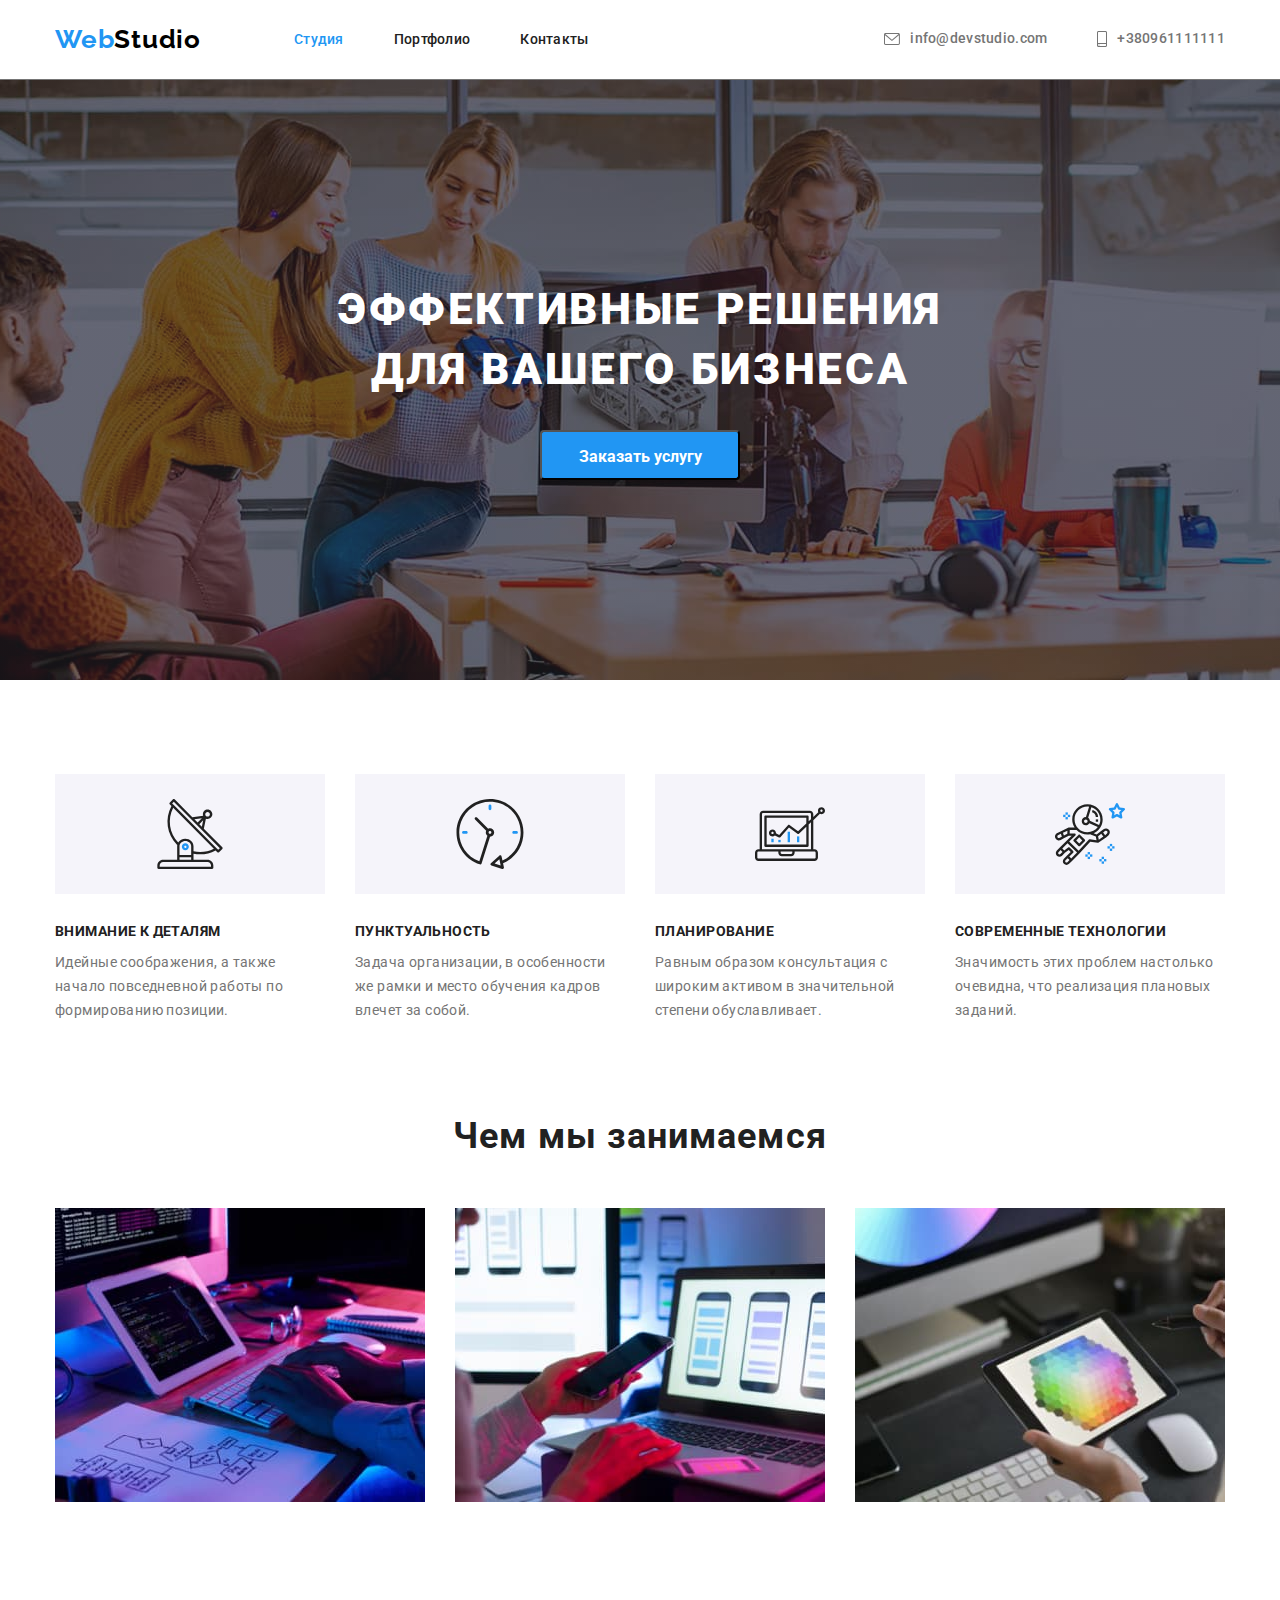
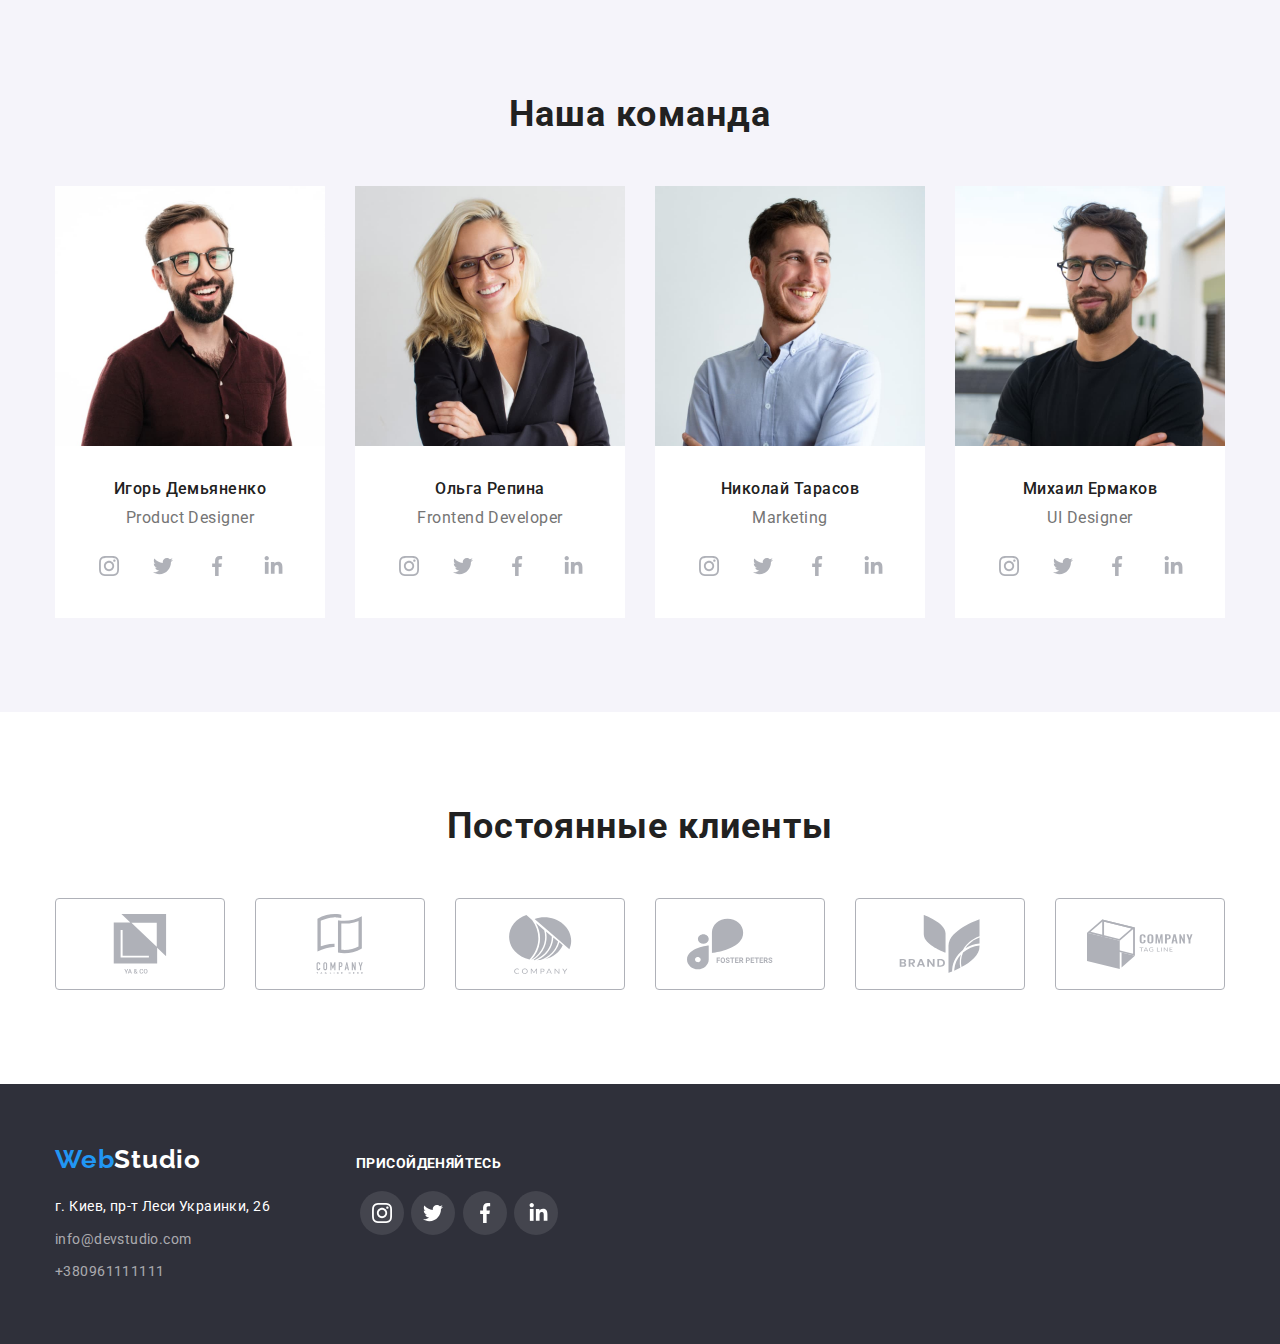
<file: index.html>
<!DOCTYPE html>
<html lang="ru">
<head>
    <meta charset="UTF-8">
    <meta http-equiv="X-UA-Compatible" content="IE=edge">
    <meta name="viewport" content="width=device-width, initial-scale=1.0">
    <title>Document</title>
    <link rel="preconnect" href="https://fonts.gstatic.com">
    <link href="https://fonts.googleapis.com/css2?family=Raleway:wght@700&family=Roboto:wght@400;500;700;900&display=swap" rel="stylesheet">
    <link rel="stylesheet" href="https://cdnjs.cloudflare.com/ajax/libs/modern-normalize/1.0.0/modern-normalize.min.css">
    <link rel="stylesheet" href="./css/style.css">
</head>
<body>
    <header>
        <div class="container mainNav">
            <a class="logotype" href="#"><span class="logo">Web</span>Studio</a>
            <nav>
                <ul class="navlist">
                    <li class="item"><a href="#"><span class="active">Студия</span></a></li>
                    <li class="item"><a href="./portfolio.html">Портфолио</a></li>
                    <li class="item"><a href="#contacts">Контакты</a></li>
                </ul>
            </nav>
                <ul class="navlist navContact">
                    <li class="item"><a class="contactsHeader" href="mailto:info@devstudio.com">
                        <svg class="iconMail" width="16" height="12">
                            <use href="./images/icons.svg#icon-envelope"></use>
                        </svg>
                        info@devstudio.com</a></li>
                    <li class="item"><a class="contactsHeader" href="tel:+380961111111">
                        <svg class="iconPhone" width="10" height="16">
                            <use href="./images/icons.svg#icon-smartphone"></use>
                        </svg>
                        +380961111111</a></li>
                </ul>
        </div>
    </header>
    <main>
        <section class="hero">
            <div class="container">
                <h1>Эффективные решения</br>для вашего бизнеса</h1>
                <button type="button" class="button">Заказать услугу</button>
            </div>
        </section>
        <section class="benefits">
            <div class="container">
                <!--<h2></h2>-->
                <ul class="benefitslist">
                    <li class="item iconAdvantage">
                        <h3 class="benefit">Внимание к деталям</h3>
                        <p class="benefitDescription">Идейные соображения, а также начало повседневной работы по формированию позиции.</p>
                    </li>
                    <li class="item iconAdvantage">
                        <h3 class="benefit">Пунктуальность</h3>
                        <p class="benefitDescription">Задача организации, в особенности же рамки и место обучения кадров влечет за собой.</p>
                    </li>
                    <li class="item iconAdvantage">
                        <h3 class="benefit">Планирование</h3>
                        <p class="benefitDescription">Равным образом консультация с широким активом в значительной степени обуславливает.</p>
                    </li>
                    <li class="item iconAdvantage">
                        <h3 class="benefit">Современные технологии</h3>
                        <p class="benefitDescription">Значимость этих проблем настолько очевидна, что реализация плановых заданий.</p>
                    </li>
                </ul>
            </div>
        </section>
        <section class="benefits benefits2">
            <div class="container">
                <h2>Чем мы занимаемся</h2>
                <ul class="images">
                    <li class="image"><img src="./images/img.jpg" alt="Мужчина, печатающий на клавиатуре" width="370"></li>
                    <li class="image"><img src="./images/box2.jpg" alt="Девушка с телефоном за ноутбуком" width="370"></li>
                    <li class="image"><img src="./images/box3.jpg" alt="Планшет" width="370"></li>
                </ul>
            </div>
        </section>
        <section class="our_team">
            <div class="container">
                <h2>Наша команда</h2>
                <ul class="team">
                    <li class="human">
                        <img src="./images/product_designer.jpg" alt="Игорь Демьяненко, Product Designer" width="270">
                        <div class="namePosition">
                            <h3 class="name">Игорь Демьяненко</h3>
                            <p class="position" lang="en">Product Designer</p>
                            <ul class="iconsTeam">
                                <li>
                                    <a href="#" class="iconsHuman">
                                        <svg class="iconSocial">
                                            <use href="./images/icons.svg#icon-instagram-2" width="20" height="20"></use>
                                        </svg>
                                    </a>
                                </li>
                                <li>
                                    <a href="#" class="iconsHuman">
                                        <svg class="iconSocial">
                                            <use href="./images/icons.svg#icon-twitter-1" width="20" height="20"></use>
                                        </svg>
                                    </a>
                                </li>
                                <li>
                                    <a href="#" class="iconsHuman">
                                        <svg class="iconSocial">
                                            <use href="./images/icons.svg#icon-facebook-1" width="20" height="20"></use>
                                        </svg>
                                    </a>
                                </li>
                                <li>
                                    <a href="#" class="iconsHuman">
                                        <svg class="iconSocial linkedin">
                                            <use href="./images/icons.svg#icon-linkedin-1"></use>
                                        </svg>
                                    </a>
                                </li>
                            </ul>
                        </div>
                    </li>
                    <li class="human">
                        <img src="./images/frontend_developer.jpg" alt="Ольга Репина, Frontend Developer" width="270">
                        <div class="namePosition">
                            <h3 class="name">Ольга Репина</h3>
                            <p class="position" lang="en">Frontend Developer</p>
                            <ul class="iconsTeam">
                                <li>
                                    <a href="#" class="iconsHuman">
                                        <svg class="iconSocial">
                                            <use href="./images/icons.svg#icon-instagram-2" width="20" height="20"></use>
                                        </svg>
                                    </a>
                                </li>
                                <li>
                                    <a href="#" class="iconsHuman">
                                        <svg class="iconSocial">
                                            <use href="./images/icons.svg#icon-twitter-1" width="20" height="20"></use>
                                        </svg>
                                    </a>
                                </li>
                                <li>
                                    <a href="#" class="iconsHuman">
                                        <svg class="iconSocial">
                                            <use href="./images/icons.svg#icon-facebook-1" width="20" height="20"></use>
                                        </svg>
                                    </a>
                                </li>
                                <li>
                                    <a href="#" class="iconsHuman">
                                        <svg class="iconSocial linkedin">
                                            <use href="./images/icons.svg#icon-linkedin-1"></use>
                                        </svg>
                                    </a>
                                </li>
                            </ul>
                        </div>
                    </li>
                    <li class="human">
                        <img src="./images/marketing.jpg" alt="Николай Тарасов, Marketing" width="270">
                        <div class="namePosition">
                            <h3 class="name">Николай Тарасов</h3>
                            <p class="position" lang="en">Marketing</p>
                            <ul class="iconsTeam">
                                <li>
                                    <a href="#" class="iconsHuman">
                                        <svg class="iconSocial">
                                            <use href="./images/icons.svg#icon-instagram-2" width="20" height="20"></use>
                                        </svg>
                                    </a>
                                </li>
                                <li>
                                    <a href="#" class="iconsHuman">
                                        <svg class="iconSocial">
                                            <use href="./images/icons.svg#icon-twitter-1" width="20" height="20"></use>
                                        </svg>
                                    </a>
                                </li>
                                <li>
                                    <a href="#" class="iconsHuman">
                                        <svg class="iconSocial">
                                            <use href="./images/icons.svg#icon-facebook-1" width="20" height="20"></use>
                                        </svg>
                                    </a>
                                </li>
                                <li>
                                    <a href="#" class="iconsHuman">
                                        <svg class="iconSocial linkedin">
                                            <use href="./images/icons.svg#icon-linkedin-1"></use>
                                        </svg>
                                    </a>
                                </li>
                            </ul>
                        </div>
                    </li>
                    <li class="human">
                        <img src="./images/ui_designer.jpg" alt="Михаил Ермаков, UI Designer" width="270">
                        <div class="namePosition">
                            <h3 class="name">Михаил Ермаков</h3>
                            <p class="position" lang="en">UI Designer</p>
                            <ul class="iconsTeam">
                                <li>
                                    <a href="#" class="iconsHuman">
                                        <svg class="iconSocial">
                                            <use href="./images/icons.svg#icon-instagram-2" width="20" height="20"></use>
                                        </svg>
                                    </a>
                                </li>
                                <li>
                                    <a href="#" class="iconsHuman">
                                        <svg class="iconSocial">
                                            <use href="./images/icons.svg#icon-twitter-1" width="20" height="20"></use>
                                        </svg>
                                    </a>
                                </li>
                                <li>
                                    <a href="#" class="iconsHuman">
                                        <svg class="iconSocial">
                                            <use href="./images/icons.svg#icon-facebook-1" width="20" height="20"></use>
                                        </svg>
                                    </a>
                                </li>
                                <li>
                                    <a href="#" class="iconsHuman">
                                        <svg class="iconSocial linkedin">
                                            <use href="./images/icons.svg#icon-linkedin-1"></use>
                                        </svg>
                                    </a>
                                </li>
                            </ul>
                        </div>
                    </li>
                </ul>
            </div>
        </section>
        <section class="customers">
            <div class="container">
                <h2>Постоянные клиенты</h2>
                <ul class="our_clients">
                    <li>
                        <a href="#" class="client">
                            <svg class="company">
                                <use href="./images/icons.svg#icon-Union" width="106" height="60"></use>
                            </svg>
                        </a>
                    </li>
                    <li>
                        <a href="#" class="client">
                            <svg class="company">
                                <use href="./images/icons.svg#icon-group" width="106" height="60"></use>
                            </svg>
                        </a>
                    </li>
                    <li>
                        <a href="#" class="client">
                            <svg class="company">
                                <use href="./images/icons.svg#icon-Object" width="106" height="60"></use>
                            </svg>
                        </a>
                    </li>
                    <li>
                        <a href="#" class="client">
                            <svg class="company">
                                <use href="./images/icons.svg#icon-group-1" width="106" height="60"></use>
                            </svg>
                        </a>
                    </li>
                    <li>
                        <a href="#" class="client">
                            <svg class="company">
                                <use href="./images/icons.svg#icon-group-2" width="106" height="60"></use>
                            </svg>
                        </a>
                    </li>
                    <li>
                        <a href="#" class="client">
                            <svg class="company">
                                <use href="./images/icons.svg#icon-group-3" width="106" height="60"></use>
                            </svg>
                        </a>
                    </li>
                </ul>
            </div>
        </section>
    </main>
    <footer class="footer">
        <div id ="contacts" class="container containerFooter">
            <div class="address2">
                <a class="logotypeFooter" href="#"><span class="logo">Web</span>Studio</a>
                <address>
                    <p class="address">г. Киев, пр-т Леси Украинки, 26</p>
                </address>
                <ul class="contacts">
                    <li><a href="mailto:info@devstudio.com">info@devstudio.com</a></li>
                    <li><a href="tel:+380961111111">+380961111111</a></li>
                </ul>
            </div>
            <div class="you_are_welcome">
                <h3 class="welcome">присойденяйтесь</h3>
                <ul class="actions fut">
                    <li>
                        <a href="#" class="iconsHuman iconsHuman2">
                            <svg class="iconSocial">
                                <use href="./images/icons.svg#icon-instagram-2" width="20" height="20"></use>
                            </svg>
                        </a>
                    </li>
                    <li>
                        <a href="#" class="iconsHuman iconsHuman2">
                            <svg class="iconSocial">
                                <use href="./images/icons.svg#icon-twitter-1" width="20" height="20"></use>
                            </svg>
                        </a>
                    </li>
                    <li>
                        <a href="#" class="iconsHuman iconsHuman2">
                            <svg class="iconSocial">
                                <use href="./images/icons.svg#icon-facebook-1" width="20" height="20"></use>
                            </svg>
                        </a>
                    </li>
                    <li>
                        <a href="#" class="iconsHuman iconsHuman2">
                            <svg class="iconSocial linkedin">
                                <use href="./images/icons.svg#icon-linkedin-1"></use>
                            </svg>
                        </a>
                    </li>
                </ul>
            </div>
        </div>
    </footer>
</body>
</html>
</file>
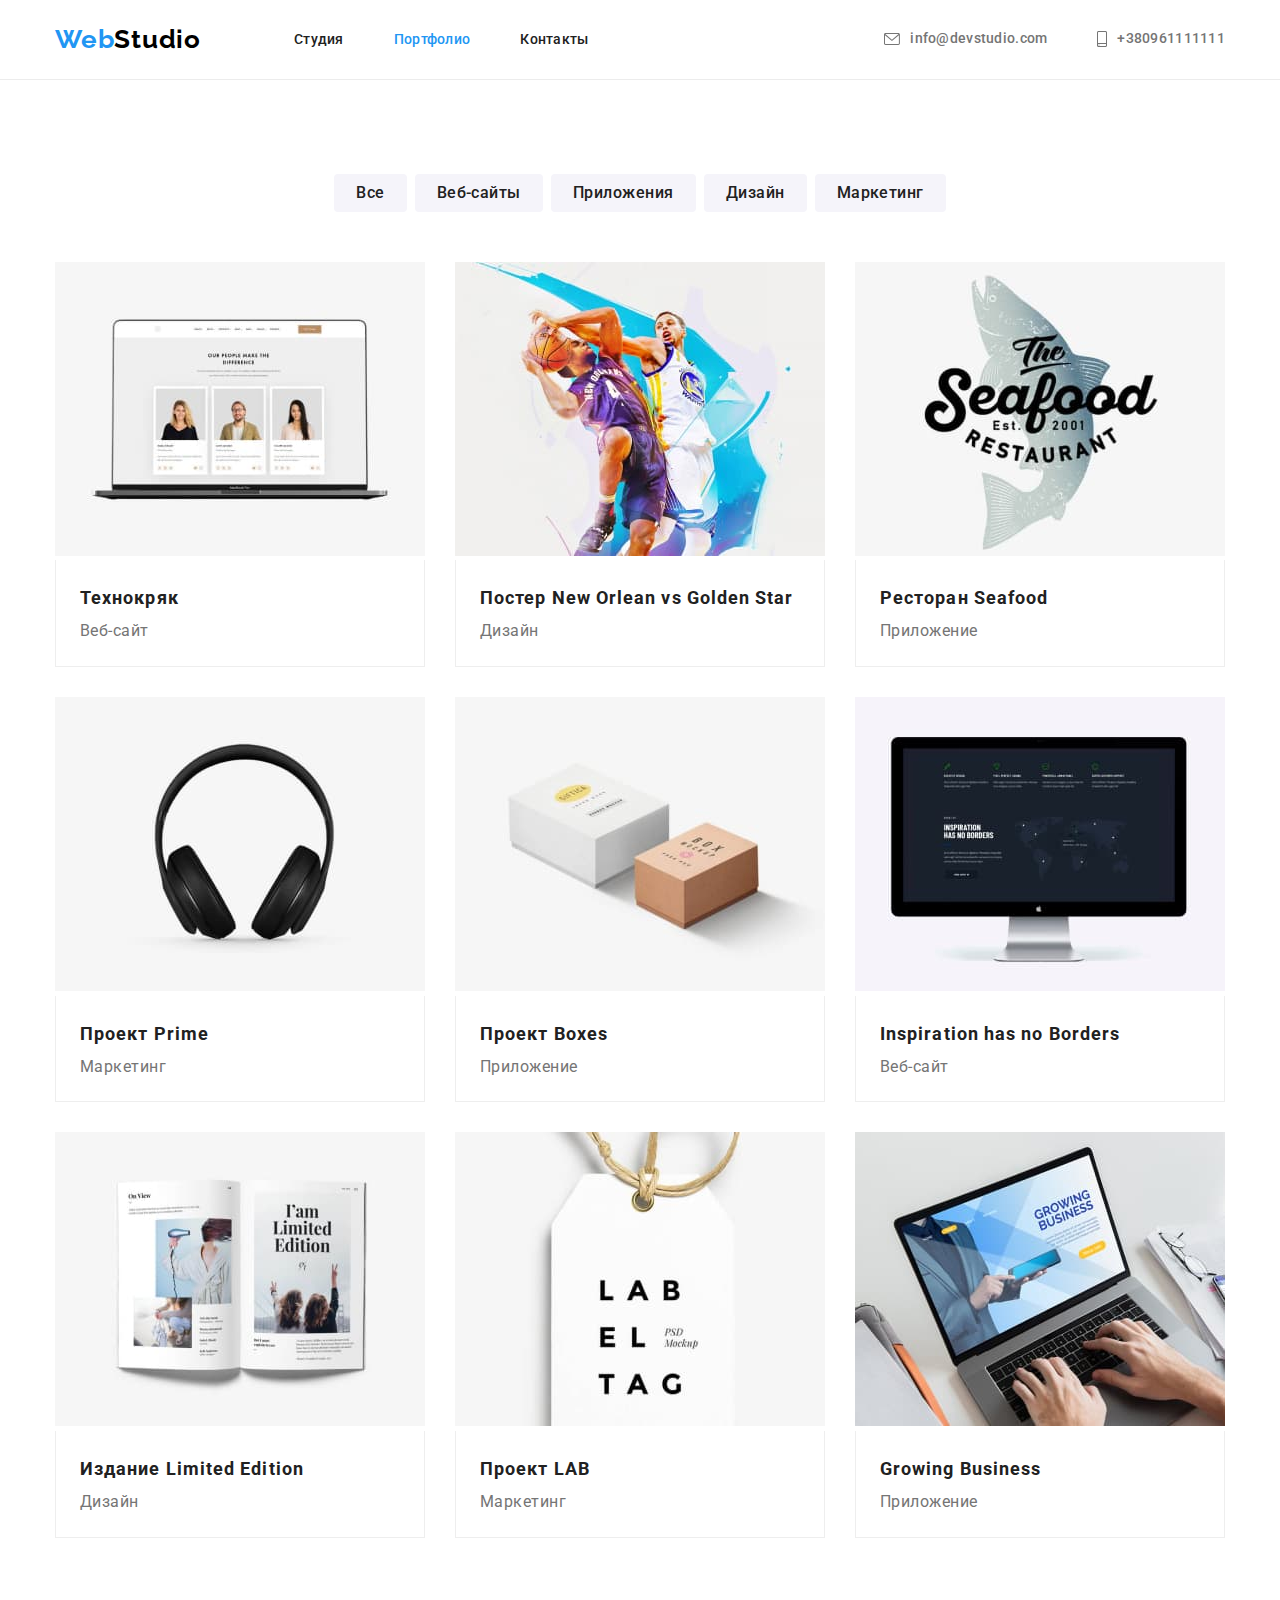
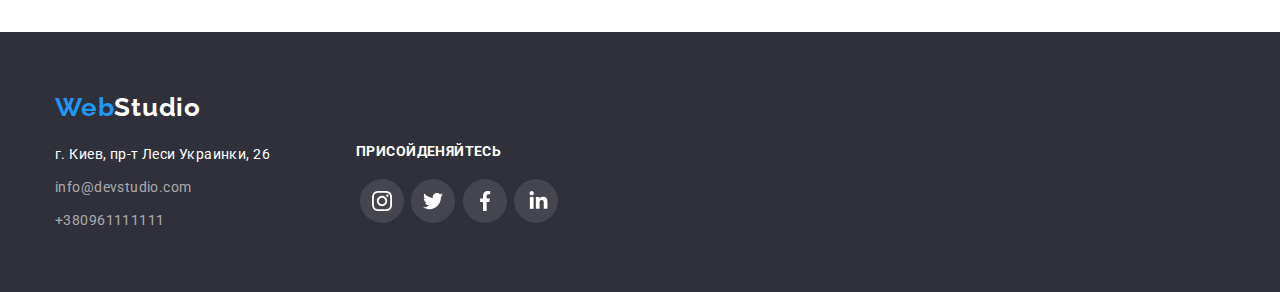
<file: portfolio.html>
<!DOCTYPE html>
<html lang="ru">
<head>
    <meta charset="UTF-8">
    <meta http-equiv="X-UA-Compatible" content="IE=edge">
    <meta name="viewport" content="width=device-width, initial-scale=1.0">
    <title>Document</title>
    <link rel="preconnect" href="https://fonts.gstatic.com">
    <link href="https://fonts.googleapis.com/css2?family=Raleway:wght@700&family=Roboto:wght@400;500;700;900&display=swap" rel="stylesheet">
    <link rel="stylesheet" href="https://cdnjs.cloudflare.com/ajax/libs/modern-normalize/1.0.0/modern-normalize.min.css">
    <link rel="stylesheet" href="./css/style.css">
</head>
<body>
    <header class="headerPortfolio">
        <div class="container mainNav">
            <a class="logotype" href="#"><span class="logo">Web</span>Studio</a>
            <nav>
                <ul class="navlist">
                    <li class="item"><a href="./index.html">Студия</a></li>
                    <li class="item"><a href="#"><span class="active">Портфолио</span></a></li>
                    <li class="item"><a href="#contacts">Контакты</a></li>
                </ul>
            </nav>
                <ul class="navlist navContact">
                    <li class="item"><a class="contactsHeader" href="mailto:info@devstudio.com">
                        <svg class="iconMail" width="16" height="12">
                            <use href="./images/icons.svg#icon-envelope"></use>
                        </svg>
                        info@devstudio.com</a></li>
                    <li class="item"><a class="contactsHeader" href="tel:+380961111111">
                        <svg class="iconPhone" width="10" height="16">
                            <use href="./images/icons.svg#icon-smartphone"></use>
                        </svg>
                        +380961111111</a></li>
                </ul>
        </div>
    </header>
    <main>
        <section class="menu">
            <div class="container">
                <div class="navButtons">
                    <ul class="buttons">
                        <li><button class="button_portfolio" type="button">Все</button></li>
                        <li><button class="button_portfolio" type="button">Веб-сайты</button></li>
                        <li><button class="button_portfolio" type="button">Приложения</button></li>
                        <li><button class="button_portfolio" type="button">Дизайн</button></li>
                        <li><button class="button_portfolio" type="button">Маркетинг</button></li>
                    </ul>
                </div>
                <!--<h1></h1-->
                <ul class="gallery">
                    <li class="galleryElement">
                        <a href="#">
                            <img src="./images/technocryk.jpg" alt="Технокряк" width="370">
                            <div class="nameDescription">
                                <h2 class="name_portfolio">Технокряк</h2>
                                <p class="description_portfolio">Веб-сайт</p>
                            </div>
                        </a>
                    </li>
                    <li class="galleryElement">
                        <a href="#">
                            <img src="./images/poster.jpg" alt="Постер New Orlean vs Golden Star" width="370">
                            <div class="nameDescription">
                                <h2 class="name_portfolio">Постер New Orlean vs Golden Star</h2>
                                <p class="description_portfolio">Дизайн</p>
                            </div>
                        </a>
                    </li>
                    <li class="galleryElement">
                        <a href="#">
                            <img src="./images/seafood.jpg" alt="Ресторан Seafood" width="370">
                            <div class="nameDescription">
                                <h2 class="name_portfolio">Ресторан Seafood</h2>
                                <p class="description_portfolio">Приложение</p>
                            </div>
                        </a>
                    </li>
                    <li class="galleryElement">
                        <a href="#">
                            <img src="./images/prime.jpg" alt="Проект Prime" width="370">
                            <div class="nameDescription">
                                <h2 class="name_portfolio">Проект Prime</h2>
                                <p class="description_portfolio">Маркетинг</p>
                            </div>
                        </a>
                    </li>
                    <li class="galleryElement">
                        <a href="#">
                            <img src="./images/boxes.jpg" alt="Проект Boxes" width="370">
                            <div class="nameDescription">
                                <h2 class="name_portfolio">Проект Boxes</h2>
                                <p class="description_portfolio">Приложение</p>
                            </div>
                        </a>
                    </li>
                    <li class="galleryElement">
                        <a href="#">
                            <img src="./images/inspiration_has_no_borders.jpg" alt="Inspiration has no Borders" width="370">
                            <div class="nameDescription">
                                <h2 class="name_portfolio">Inspiration has no Borders</h2>
                                <p class="description_portfolio">Веб-сайт</p>
                            </div>
                        </a>
                    </li>
                    <li class="galleryElement">
                        <a href="#">
                            <img src="./images/limited_edition.jpg" alt="Издание Limited Edition" width="370">
                            <div class="nameDescription">
                                <h2 class="name_portfolio">Издание Limited Edition</h2>
                                <p class="description_portfolio">Дизайн</p>
                            </div>
                        </a>
                    </li>
                    <li class="galleryElement">
                        <a href="#">
                            <img src="./images/lab.jpg" alt="Проект LAB" width="370">
                            <div class="nameDescription">
                                <h2 class="name_portfolio">Проект LAB</h2>
                                <p class="description_portfolio">Маркетинг</p>
                            </div>
                        </a>
                    </li>
                    <li class="galleryElement">
                        <a href="#">
                            <img src="./images/growing_business.jpg" alt="Growing Business" width="370">
                            <div class="nameDescription">
                                <h2 class="name_portfolio">Growing Business</h2>
                                <p class="description_portfolio">Приложение</p>
                            </div>
                        </a>
                    </li>
                </ul>
            </div>
        </section>
    </main>
    <footer class="footer">
        <div id ="contacts" class="container">
            <a class="logotypeFooter" href="#"><span class="logo">Web</span>Studio</a>
            <div class="column">
                <div class="address2">
                    <address>
                        <p class="address">г. Киев, пр-т Леси Украинки, 26</p>
                    </address>
                    <ul class="contacts">
                        <li><a href="mailto:info@devstudio.com">info@devstudio.com</a></li>
                        <li><a href="tel:+380961111111">+380961111111</a></li>
                    </ul>
                </div>
                <div class="you_are_welcome">
                    <h3 class="welcome">присойденяйтесь</h3>
                    <ul class="actions fut">
                        <li>
                            <a href="#" class="iconsHuman iconsHuman2">
                                <svg class="iconSocial">
                                    <use href="./images/icons.svg#icon-instagram-2" width="20" height="20"></use>
                                </svg>
                            </a>
                        </li>
                        <li>
                            <a href="#" class="iconsHuman iconsHuman2">
                                <svg class="iconSocial">
                                    <use href="./images/icons.svg#icon-twitter-1" width="20" height="20"></use>
                                </svg>
                            </a>
                        </li>
                        <li>
                            <a href="#" class="iconsHuman iconsHuman2">
                                <svg class="iconSocial">
                                    <use href="./images/icons.svg#icon-facebook-1" width="20" height="20"></use>
                                </svg>
                            </a>
                        </li>
                        <li>
                            <a href="#" class="iconsHuman iconsHuman2">
                                <svg class="iconSocial linkedin">
                                    <use href="./images/icons.svg#icon-linkedin-1"></use>
                                </svg>
                            </a>
                        </li>
                    </ul>
                </div>
            </div>
        </div>
    </footer>
</body>
</html>
</file>
<file: css/style.css>
/*VARIABLES*/
:root{
    --white-color: #FFFFFF;
    --blue-color: #2196F3;
    --black-color: #000000;
    --gray-color: #212121;
    --dark-gray-color: #2F303A;
    --light-gray-color: #757575;
    --border-color: #ECECEC;
    --portfolio-color: #EEEEEE;
    --background-color: rgba(47, 48, 58, 0.4);
    --background: #F5F4FA;
    --item-color:  #AFB1B8;
    --main-font: 'Roboto', sans-serif;
    --accent-font: 'Raleway', sans-serif;
}

body{
    font-family: var(--main-font);
    font-style: normal;
    font-weight: normal;
    color: var(--light-gray-color);
}

*,
::after,
::before{
    box-sizing: border-box;
    margin: 0;
    padding: 0;
}

ul{
    list-style: none;
}

a{
    text-decoration: none;
}

header{
    padding-top: 24px;
    padding-bottom: 24px;
    border-bottom: 1px solid;
}

.container{
    width: 1200px;
    margin: 0 auto;
    padding: 0 15px;
}

/*HEADER SECTION*/

.logotype{
    color: var(--black-color);
    font-family: var(--accent-font);
    font-weight: bold;
    font-size: 26px;
    line-height: 1.19;
    letter-spacing: 0.03em;
    margin-right: 93px;
}

.logo{
    color: var(--blue-color);
}

a{
    color: inherit;
}

.mainNav{
    display: flex;
    align-items: center;
}

.navlist{
    display: inline-block;
    display: flex;
}

.navContact{
    margin-left: auto;
}


.navlist li:not(:last-child){
    margin-right: 50px;
}


.navlist a{
    color: var(--gray-color);
    font-size: 14px;
    font-weight: 500;
    line-height: 1.14;
    letter-spacing: 0.02em;
}

.navlist a:hover{
    color: var(--blue-color)
}

.navlist a:focus{
    color: var(--blue-color)
}

.navlist .contactsHeader{
    color: var(--light-gray-color);
}

.contactsHeader{
    display: flex;
    align-items: center;
}

.active{
    color: var(--blue-color);
}

.iconMail,
.iconPhone{
    fill: currentColor;
    margin-right: 10px;
}

/*MAIN SECTION*/

.hero{
    background-color: var(--dark-gray-color);
    background-image: linear-gradient(to right, var(--background-color), var(--background-color)),url('../images/header.jpg');
    background-repeat: no-repeat;
    background-size: cover;
    background-position: center;
    min-height: 600px;
    max-width: 1600px;
    margin-left: auto;
    margin-right: auto;
    text-align: center;
    padding: 200px 0;
}

h1{
    color: var(--white-color);
    font-weight: 900;
    font-size: 44px;
    line-height: 1.36;
    letter-spacing: 0.06em;
    text-transform: uppercase;
}

.button{
    cursor: pointer;
    background-color: var(--blue-color);
    box-shadow: 0px 4px 4px rgba(0, 0, 0, 0.15);
    border-radius: 4px;
    color: var(--white-color);
    font-weight: bold;
    font-size: 16px;
    line-height: 1.85;
    font-family: inherit;
    display: inline-block;
    width: 200px;
    height: 50px;
    border-radius: 4px;
    padding: 10px 32px;
    margin-top: 30px;
}

/*ADVANTAGES SECTION*/

.benefitslist{
    display: flex;
}

.benefitslist li:not(:last-child){
    margin-right: 30px;
}


.benefits{
    padding: 94px 0;
}

.benefits2{
    padding-top: 0;
}

.benefit{
    font-weight: bold;
    font-size: 14px;
    line-height: 1.14;
    letter-spacing: 0.03em;
    text-transform: uppercase;
    color: var(--gray-color);
}

.benefitDescription{
    width: 270px;
    font-size: 14px;
    line-height: 24px;
    letter-spacing: 0.03em;
    color: var(--light-gray-color);
    margin-top: 10px;
}

.iconAdvantage::before{
    content: "";
    display: block;
    background-color: var(--background);
    background-repeat: no-repeat;
    background-position: center;
    height: 120px;
    margin-bottom: 30px;
}

.iconAdvantage:nth-child(1)::before{
    background: var(--background) url(../images/antenna\ 1.svg) no-repeat center;
}

.iconAdvantage:nth-child(2)::before{
    background: var(--background) url(../images/clock\ 1.svg) no-repeat center;
}

.iconAdvantage:nth-child(3)::before{
    background: var(--background) url(../images/diagram\ 1.svg) no-repeat center;
}

.iconAdvantage:nth-child(4)::before{
    background: var(--background) url(../images/astronaut\ 1.svg) no-repeat center;
}

/*WHAT_WE_ARE_DOING SECTION*/

h2{
    font-weight: bold;
    font-size: 36px;
    line-height: 1.16;
    letter-spacing: 0.03em;
    color: var(--gray-color);
    text-align: center;
    margin-bottom: 50px;
}

/*OUR TEAM SECTION*/

.our_team{
    background-color: #F5F4FA;
    padding-top: 94px;
    padding-bottom: 94px;
}

.team{
    display: flex;
}

.team li:not(:last-child){
    margin-right: 30px;
}


.human{
    background-color: var(--white-color);
}

.images{
    display: flex;
}

.images li:not(:last-child){
    margin-right: 30px;
}


.name{
    font-weight: 500;
    font-size: 16px;
    line-height: 1.18;
    letter-spacing: 0.03em;
    color: var(--gray-color);
    text-align: center;
    margin-bottom: 10px;
}

.position{
    font-size: 16px;
    line-height: 1.18;
    letter-spacing: 0.03em;
    color: var(--light-gray-color);
    text-align: center;
}

.namePosition{
    padding: 30px 32px;
}

.iconsTeam{
    display: flex;
    justify-content: space-around;
    margin-top: 16px;
}

.iconsTeam li:not(:last-child){
    margin-right: 10px;
}

.iconsHuman{
    display: inline-block;
    width: 44px;
    height: 44px;
    padding: 12px;
    border-radius: 50%;
    fill: var(--item-color);
    background-color: rgba(255, 255, 255, 0.1);
}


.iconsHuman:hover{
    background-color: var(--blue-color);
    fill: var(--white-color);
}

.iconsHuman:focus{
    background-color: var(--blue-color);
    fill: var(--white-color);
}

.iconSocial{
    width: 20px;
    height: 20px;
}

.linkedin{
    width: 25px;
    height: 25px;
}

/*REGULAR CUSTOMERS*/

.our_clients{
    display: flex;
    justify-content: space-between;
}

.our_client li:not(:last-child){
    margin-right: 30px;
}

.client{
    display: inline-block;
    display: flex;
    align-items: center;
    justify-content: center;
    width: 170px;
    height: 92px;
    border: 1px solid var(--item-color);
    border-radius: 4px;
    fill: var(--item-color);
    background-color: rgba(255, 255, 255, 0.1);
}

.client:hover{
    fill: var(--blue-color);
    border: 1px solid var(--blue-color);
}

.client:focus{
    fill: var(--blue-color);
    border: 1px solid var(--blue-color);
}

.company{
    width: 106px;
    height: 60px;
}

.customers{
    padding: 94px 0;
}

/*FOOTER SECTION*/

.adressContainer{
    display: flex;
    flex-direction: column;
    min-width: 231px;
}

.you_are_welcome{
    display: inline-flex;
    flex-direction: column;
    padding: 0;
    min-width: 206px;
}

.footer{
    background-color: var(--dark-gray-color);
    padding: 60px 0;
}

.logotypeFooter{
    display: inline-block;
    font-family: var(--accent-font);
    font-weight: bold;
    font-size: 26px;
    line-height: 1.19;
    letter-spacing: 0.03em;
    color: var(--white-color);
    margin-bottom: 20px;
}

.address{
    font-family: var(--main-font);
    font-size: 14px;
    font-style: normal;
    line-height: 1.71;
    letter-spacing: 0.03em;
    color: var(--white-color);
    margin-bottom: 9px;
}

.contacts{
    font-size: 14px;
    line-height: 1.71;
    letter-spacing: 0.03em;
    color: rgba(255, 255, 255, 0.6);
}

.contacts li:first-child{
    margin-bottom: 9px;
}

.containerFooter{
    display: flex;
    align-items: baseline;
}

.column{
    display: flex;
}

.address2{
    display: flex;
    flex-direction: column;
    min-width: 231px;
    margin-right: 70px;
}


.actions.fut {
    margin: 0;
    padding: 0;
    margin-top: 20px;
}
.actions{
    display: flex;
    justify-content: space-around;
}

.welcome {
    font-style: normal;
    font-weight: bold;
    font-size: 14px;
    line-height: 1.143;
    letter-spacing: 0.03em;
    text-transform: uppercase;
    color: var(--white-color);
}

.iconsHuman2{
    fill: var(--white-color);
}
/*PORTFOILIO SECTION*/

.headerPortfolio{
    border-bottom: 1px solid var(--border-color);
}

.menu{
    padding: 94px 0;
}

.button_portfolio{
    cursor:pointer;
    font-weight: 500;
    font-size: 16px;
    font-family: inherit;
    line-height: 1.62;
    letter-spacing: 0.03em;
    color: var(--gray-color);
    background-color: #F5F4FA;
    border-radius: 4px;
    padding: 6px 22px;
    border: none;
}

.button_portfolio:hover{
    background-color: var(--blue-color);
    color: var(--white-color);
    filter: drop-shadow(0px 4px 4px rgba(0, 0, 0, 0.25));
}

.button_portfolio:focus{
    background-color: var(--blue-color);
    color: var(--white-color);
    filter: drop-shadow(0px 4px 4px rgba(0, 0, 0, 0.25));
}

.buttons{
    display: inline-block;
    display: flex;
    justify-content: center;
}

.navButtons{
    margin-bottom: 50px;
}

.buttons li:not(:last-child){
    margin-right: 8px;
}

.gallery{
    display: flex;
    flex-wrap: wrap;
    margin-left: -30px;
    margin-top: -30px;
}

.galleryElement{
    margin-left: 30px;
    margin-top: 30px;
}

.galleryElement:hover{
    box-shadow: 0px 1px 1px rgba(0, 0, 0, 0.12), 0px 4px 4px rgba(0, 0, 0, 0.06), 1px 4px 6px rgba(0, 0, 0, 0.16);
}

.galleryElement:focus{
    box-shadow: 0px 1px 1px rgba(0, 0, 0, 0.12), 0px 4px 4px rgba(0, 0, 0, 0.06), 1px 4px 6px rgba(0, 0, 0, 0.16);
}

.galleryElement:nth-child(3){
    margin-right: 0;
}

.galleryElement:nth-child(6){
    margin-right: 0;
}

.galleryElement:nth-child(9){
    margin-right: 0;
}

.name_portfolio{
    font-weight: bold;
    font-size: 18px;
    line-height: 2;
    letter-spacing: 0.06em;
    color: var(--gray-color);
    text-align: start;
    margin: 0;
    padding:0;
}

.description_portfolio{
    font-size: 16px;
    line-height: 1.87;
    letter-spacing: 0.03em;
    color: var(--light-gray-color);
    margin: 0;
    padding:0;
}

.nameDescription{
    padding: 20px 24px;
    border-right: 1px solid var(--portfolio-color);
    border-bottom: 1px solid var(--portfolio-color);
    border-left: 1px solid var(--portfolio-color);
}
</file>
